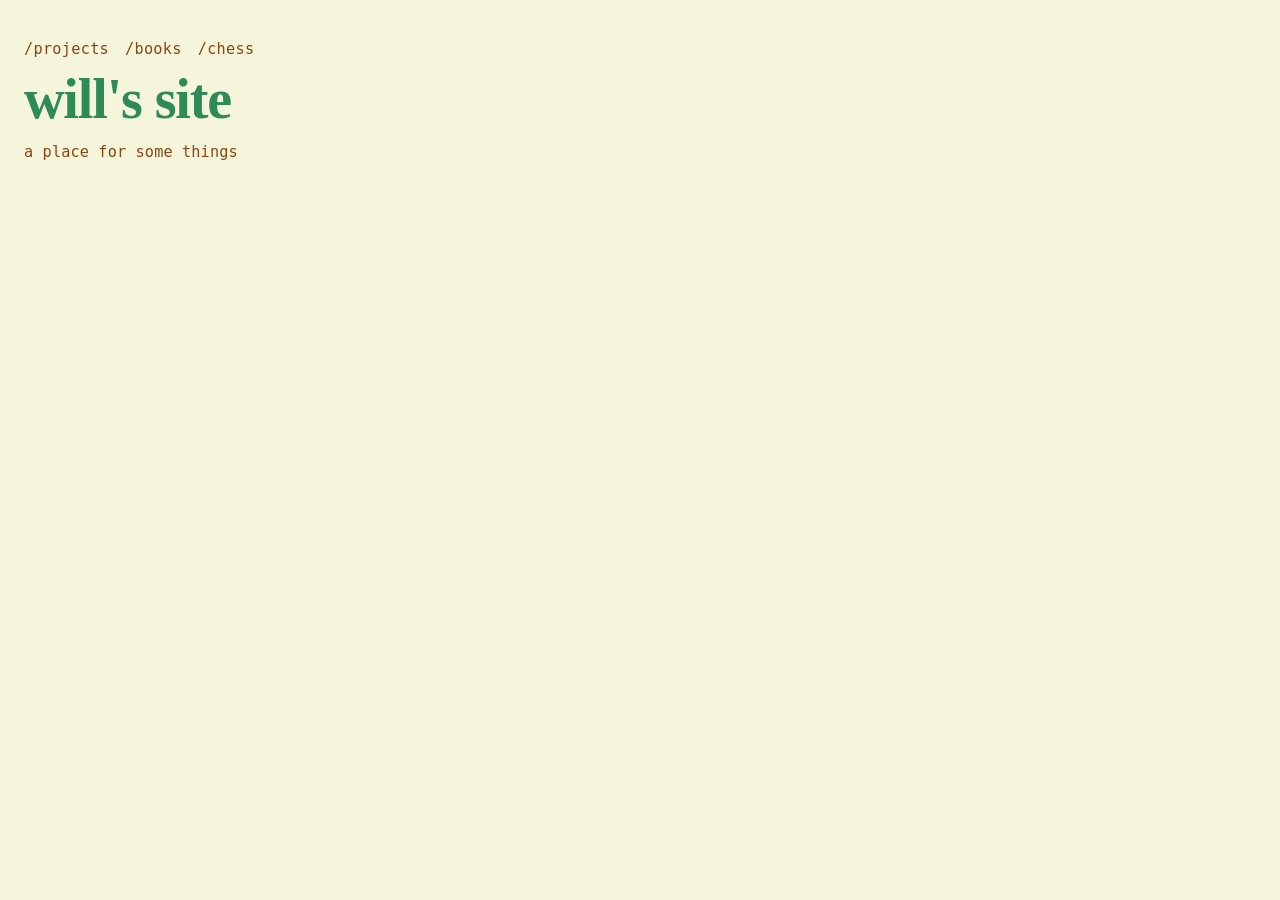
<file: index.html>
<html lang="en">
<head>
    <meta charset="UTF-8">
    <meta name="viewport" content="width=device-width, initial-scale=1">
    <title>will's site</title>
    <link rel="stylesheet" href="index.css">
    <link rel="icon" type="image/ico" href="./favicon.ico">
</head>
<body>
    <header class="page-header">
        <div class="header-main">
            <div class="header-left">
                <nav class="page-nav">
                    <a href="/projects">/projects</a>
                    <a href="/books">/books</a>
                    <a href="/chess">/chess</a>
                </nav>
                <h1>will's site</h1>
                <h3>a place for some things</h3>
            </div>
        </div>
    </header>
</body>
</html>
</file>
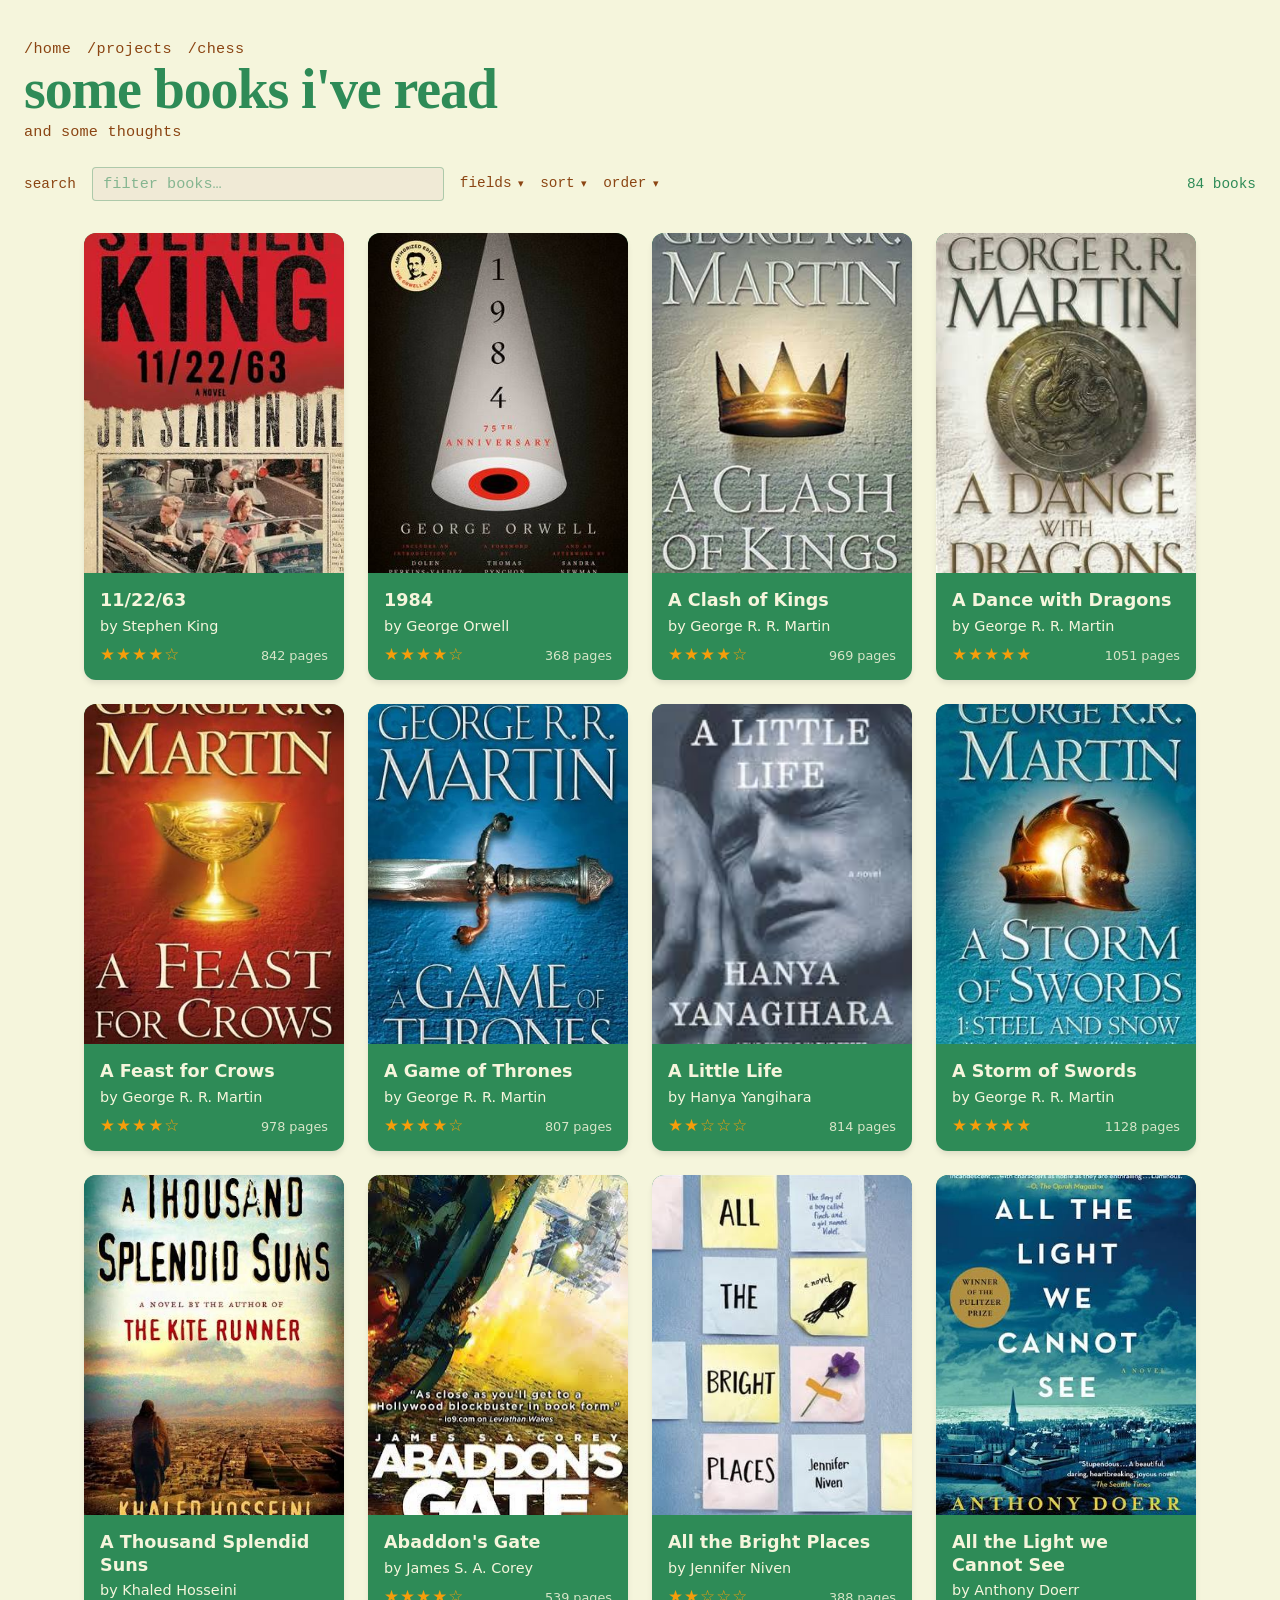
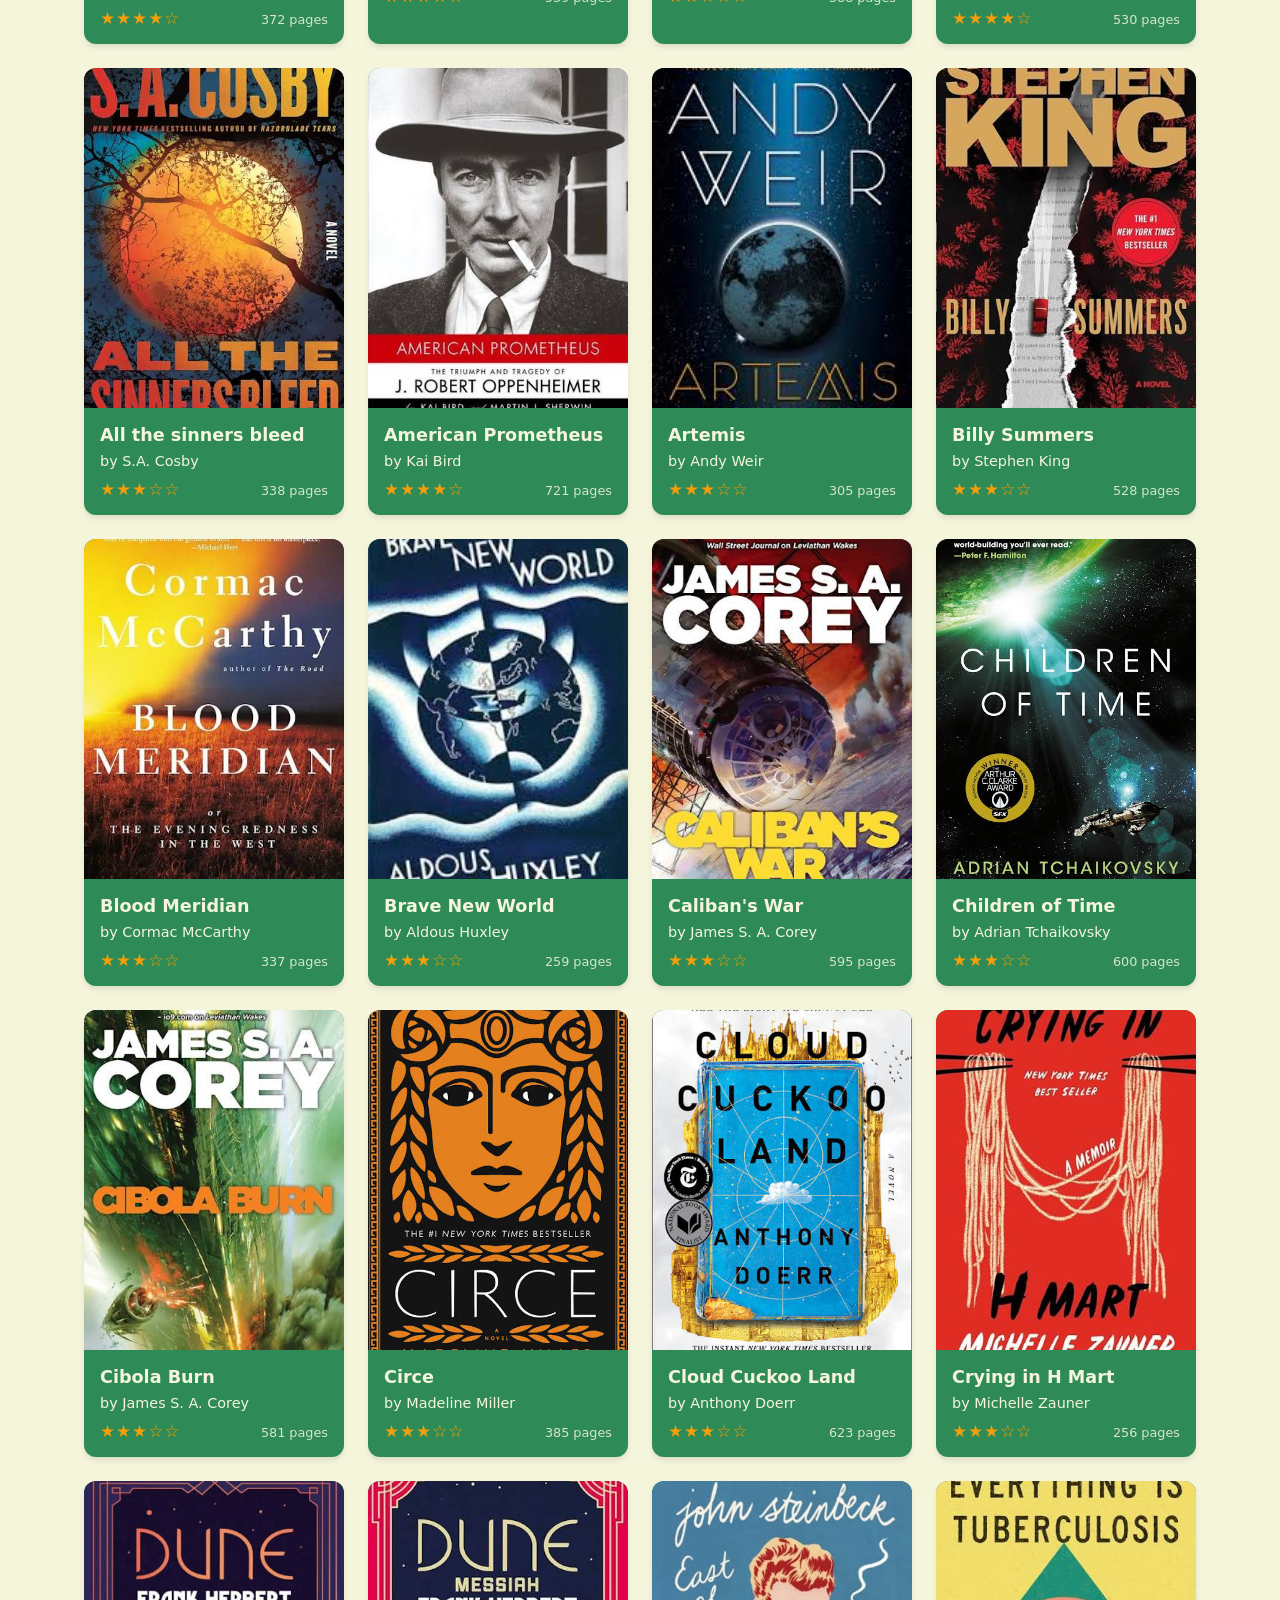
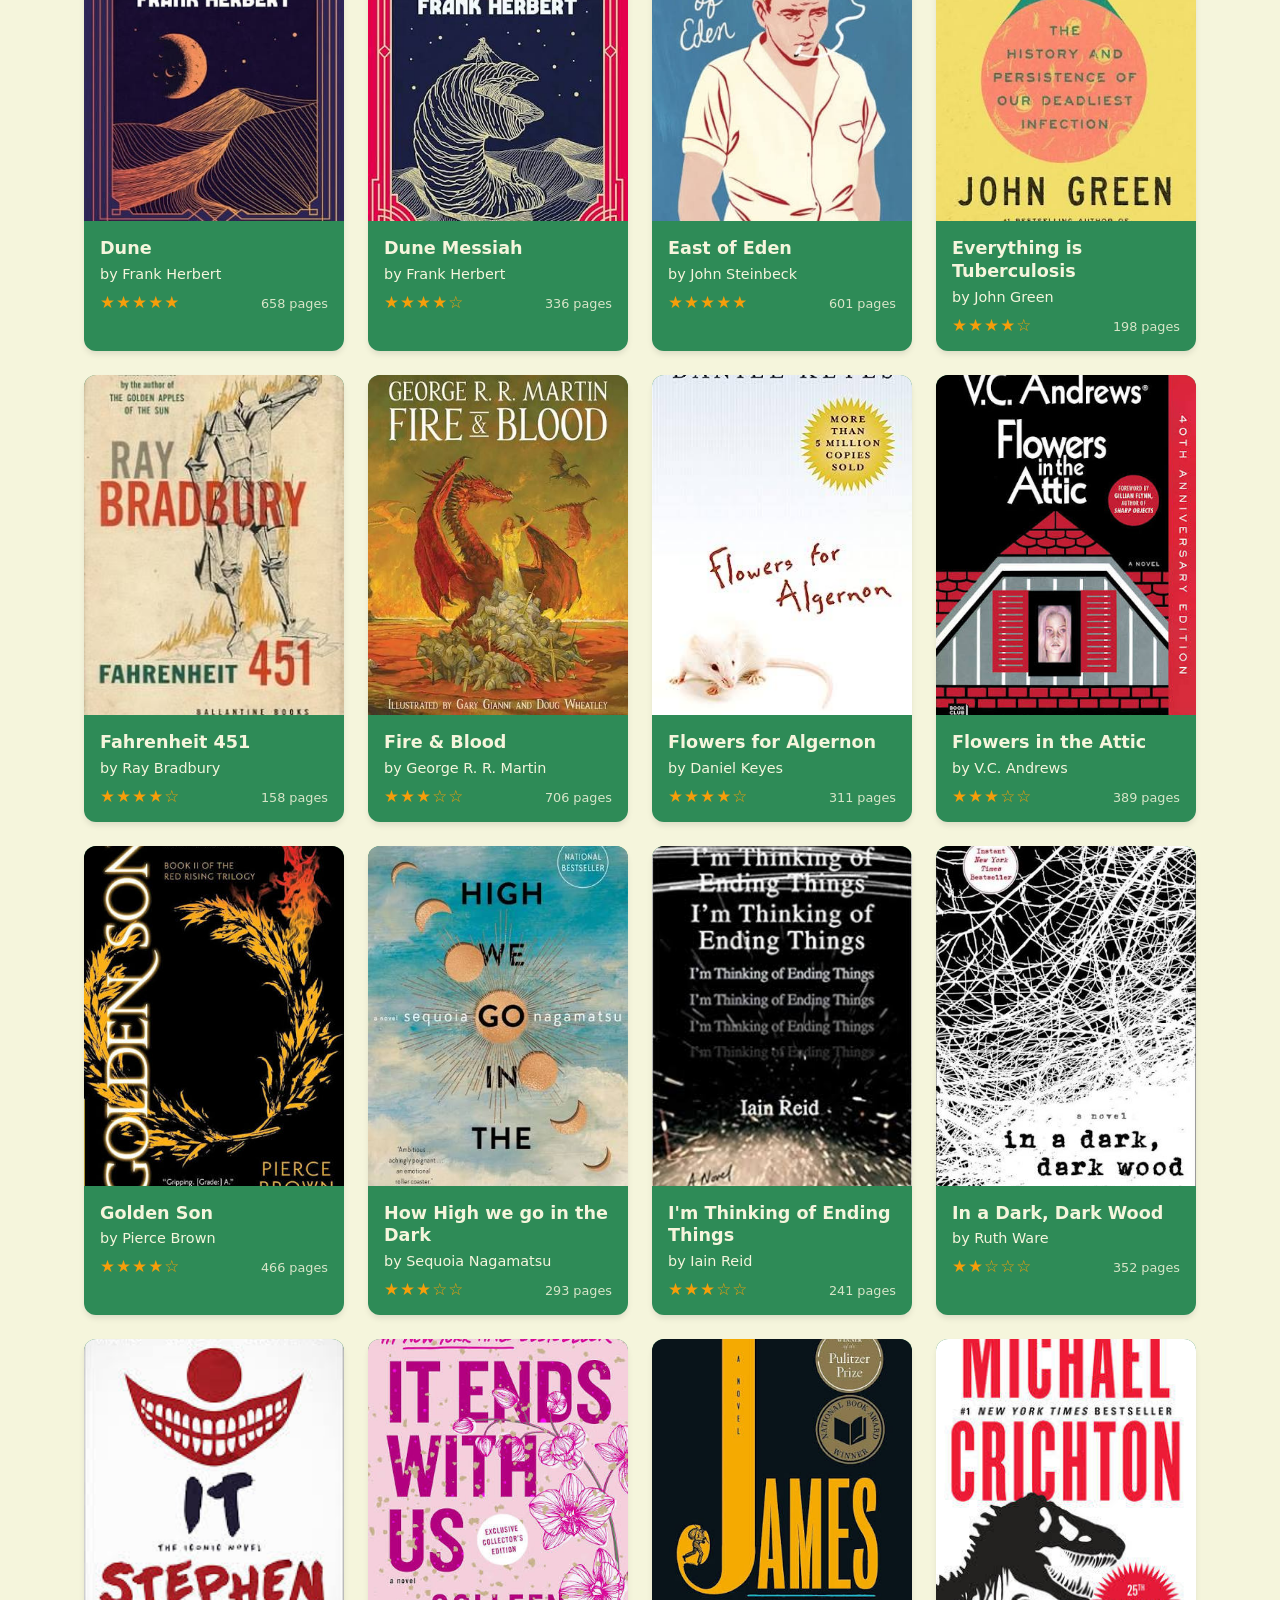
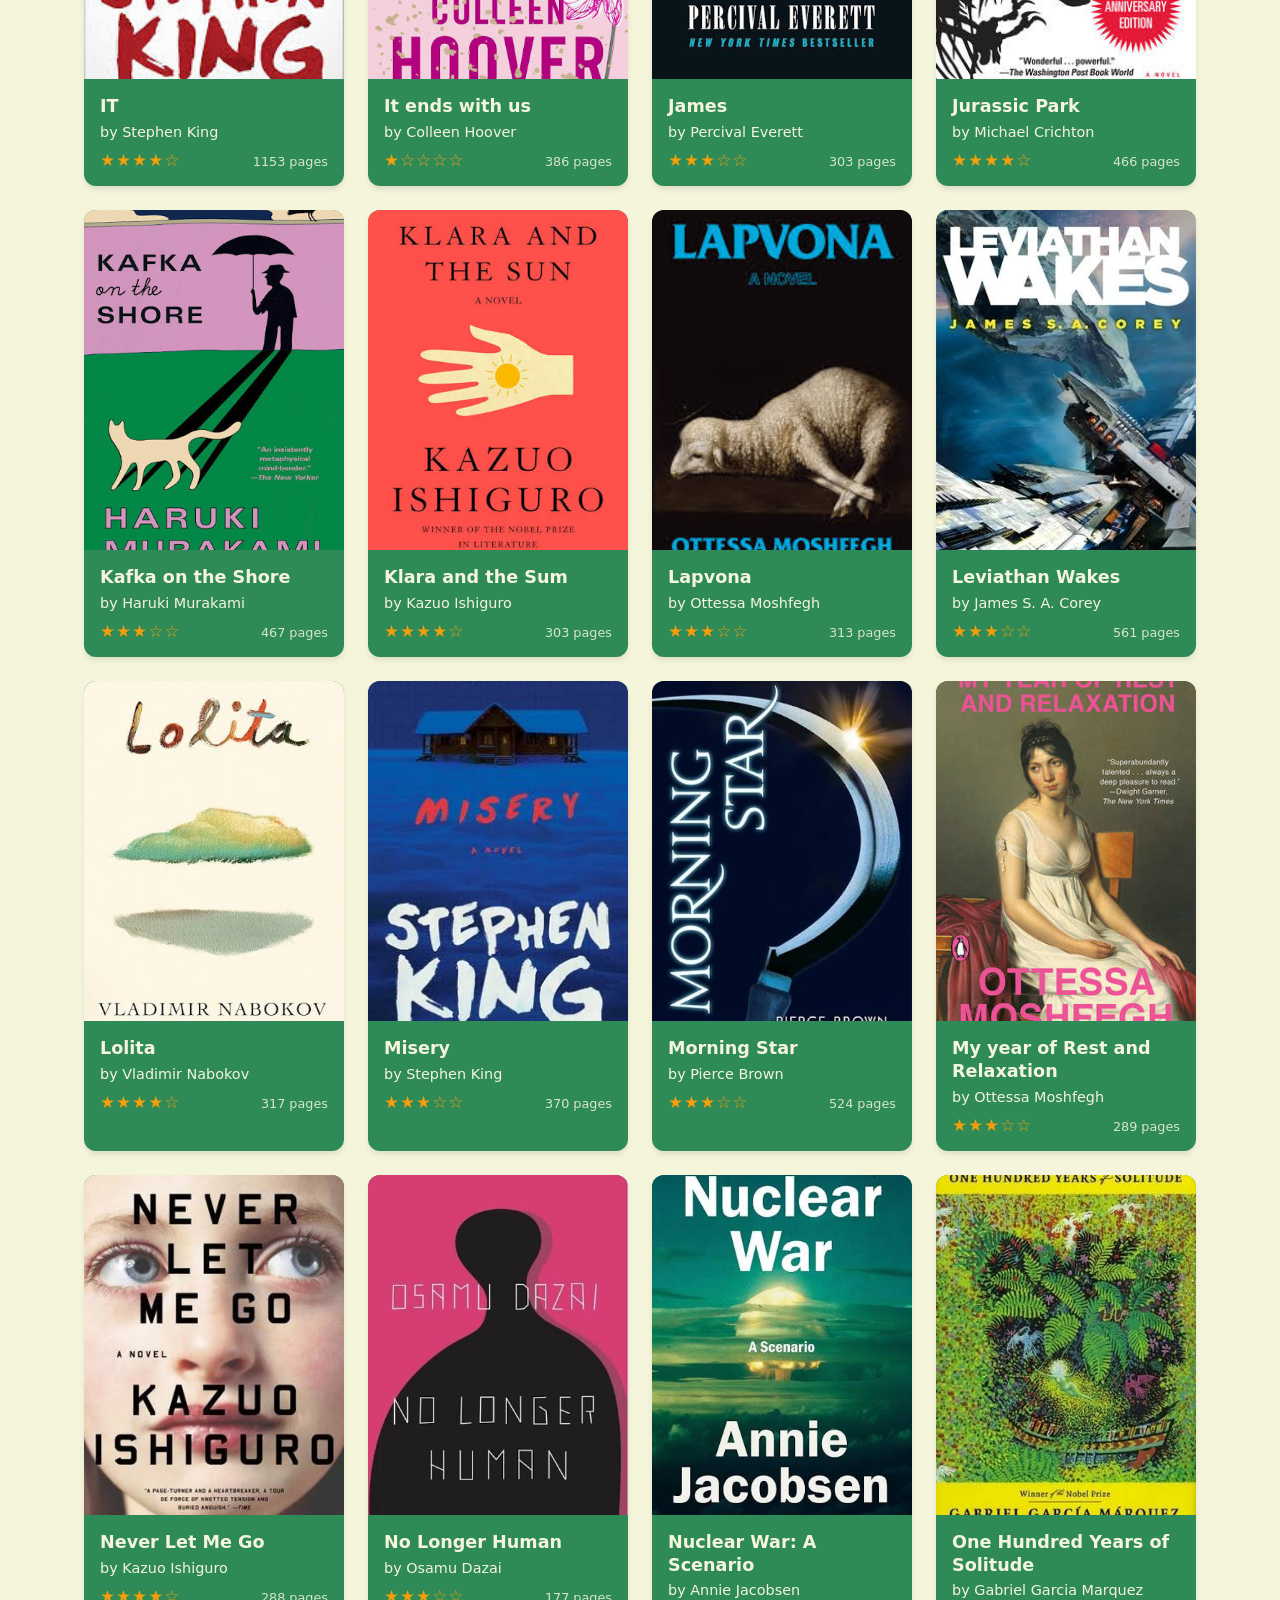
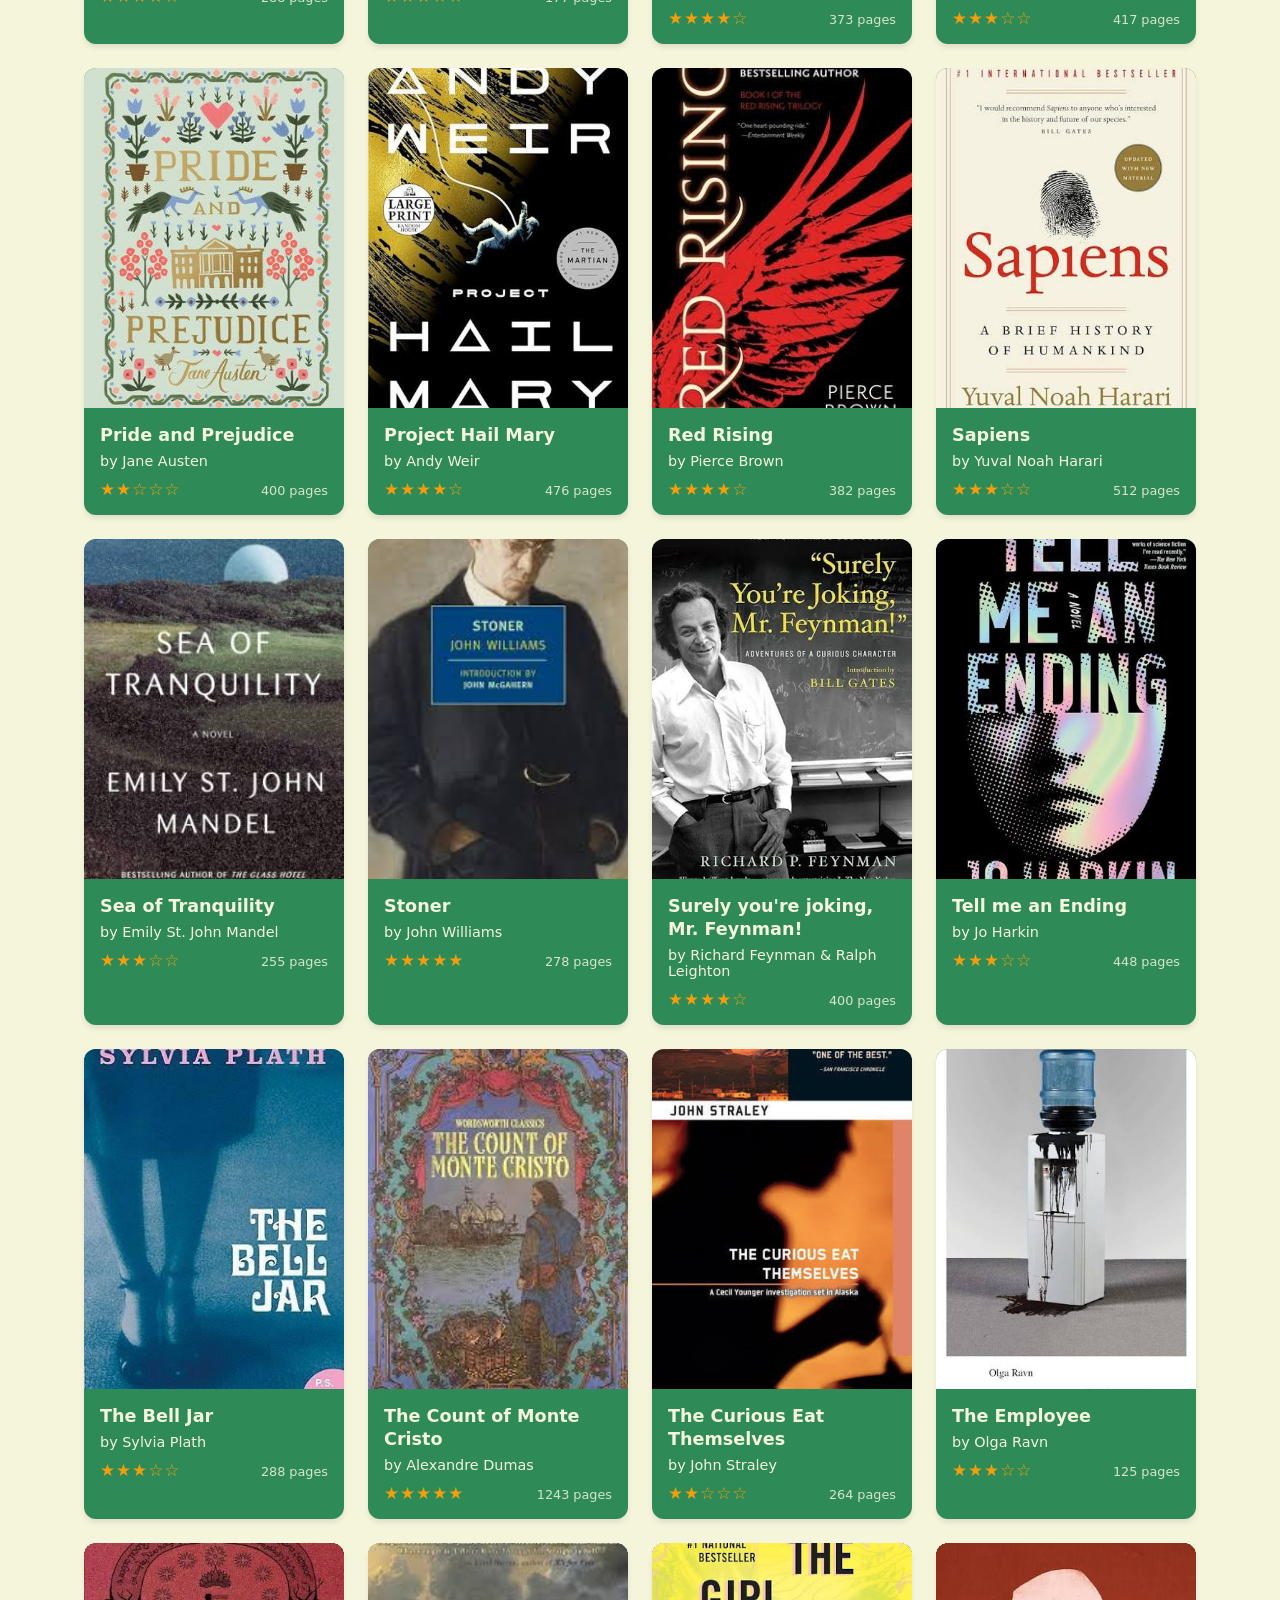
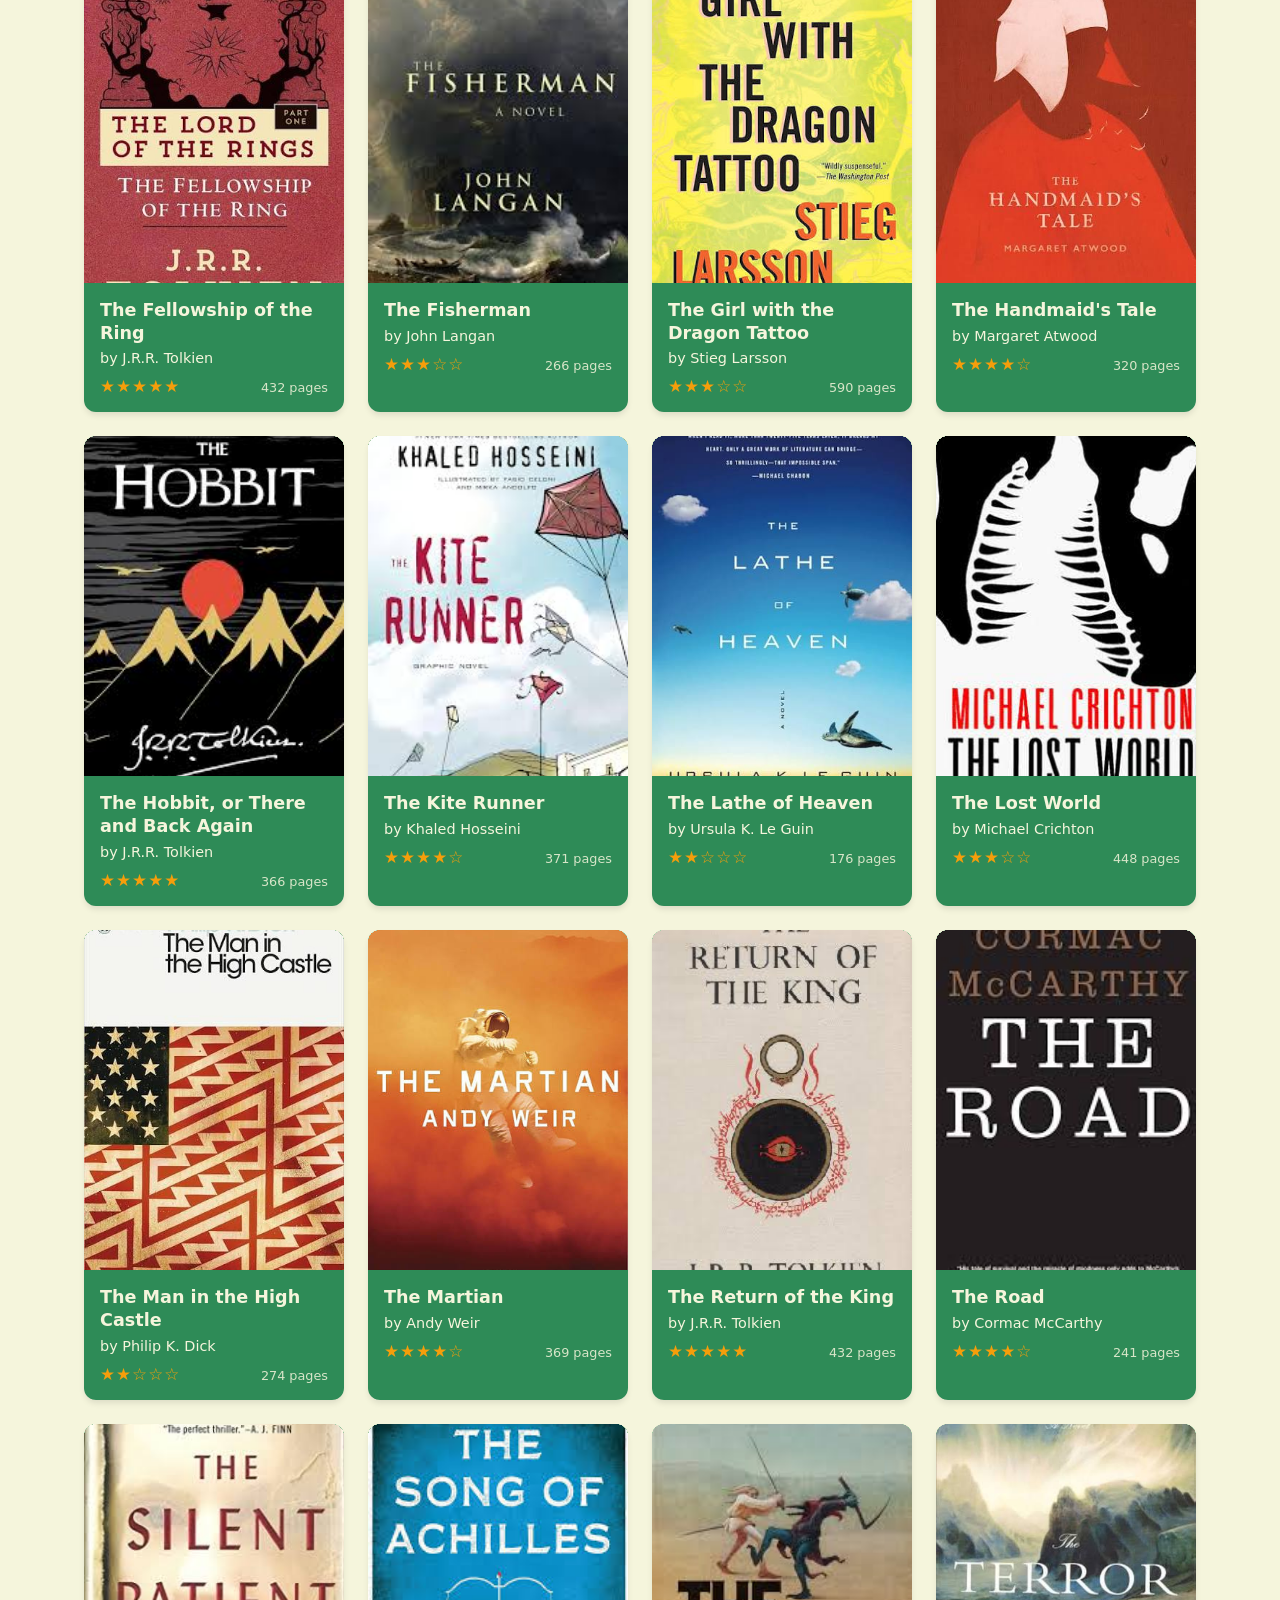
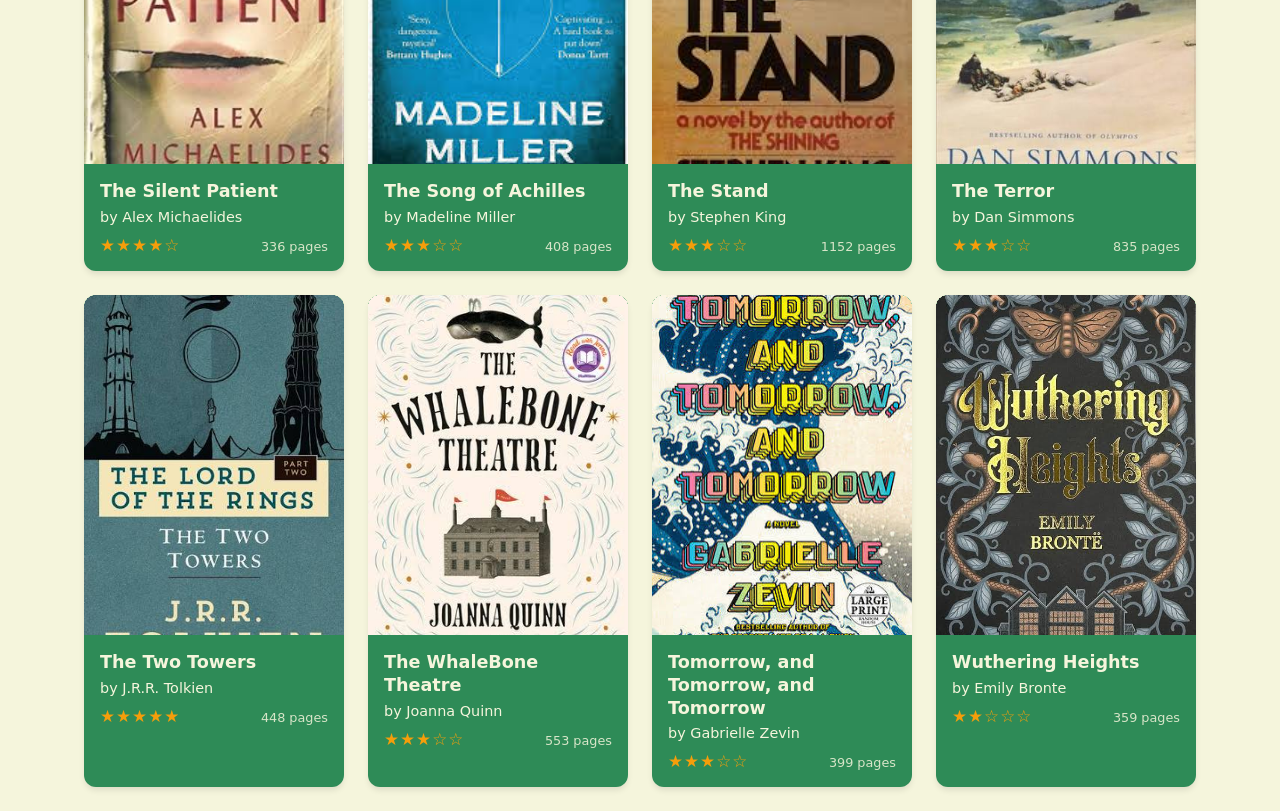
<file: books/index.html>
<html lang="en">
<head>
    <meta charset="UTF-8">
    <meta name="viewport" content="width=device-width, initial-scale=1">
    <title>books</title>
    <link rel="stylesheet" href="../index.css">
    <link rel="stylesheet" href="./book.css">
    <link rel="icon" type="image/ico" href="../favicon.ico">
    <script type="module" src="./book.js"></script>
</head>
<body>
    <header class="page-header">
        <nav class="page-nav">
            <a href="/">/home</a>
            <a href="/projects">/projects</a>
            <a href="/chess">/chess</a>
        </nav>
        <h1>some books i've read</h1>
        <h3>and some thoughts</h3>
    </header>
    <div class="books-filter">
        <label class="books-search-label" for="books-search">search</label>
        <input class="books-search" type="search" placeholder="filter books…" autocomplete="off">
        <details class="books-fields">
            <summary>fields</summary>
            <fieldset class="books-fields-list">
                <legend class="hidden">Search fields</legend>
                <label><input type="checkbox" name="field" value="title" checked> title</label>
                <label><input type="checkbox" name="field" value="author" checked> author</label>
                <label><input type="checkbox" name="field" value="pageCount" checked> page count</label>
                <label><input type="checkbox" name="field" value="rating" checked> rating</label>
            </fieldset>
        </details>
        <details class="books-sort">
            <summary>sort</summary>
            <fieldset class="books-sort-list">
                <legend class="hidden">Sort fields</legend>
                <label><input type="radio" name="sort" value="title" checked> title</label>
                <label><input type="radio" name="sort" value="author"> author</label>
                <label><input type="radio" name="sort" value="pageCount"> page count</label>
                <label><input type="radio" name="sort" value="rating"> rating</label>
            </fieldset>
        </details>
        <details class="books-order">
            <summary>order</summary>
            <fieldset class="books-order-list">
                <legend class="hidden">Sort order</legend>
                <label><input type="radio" name="order" value="asc" checked> ascending</label>
                <label><input type="radio" name="order" value="desc"> descending</label>
            </fieldset>
        </details>
        <span class="books-count"></span>
    </div>
    <div class="books-section"></div>
</body>
</html>
</file>
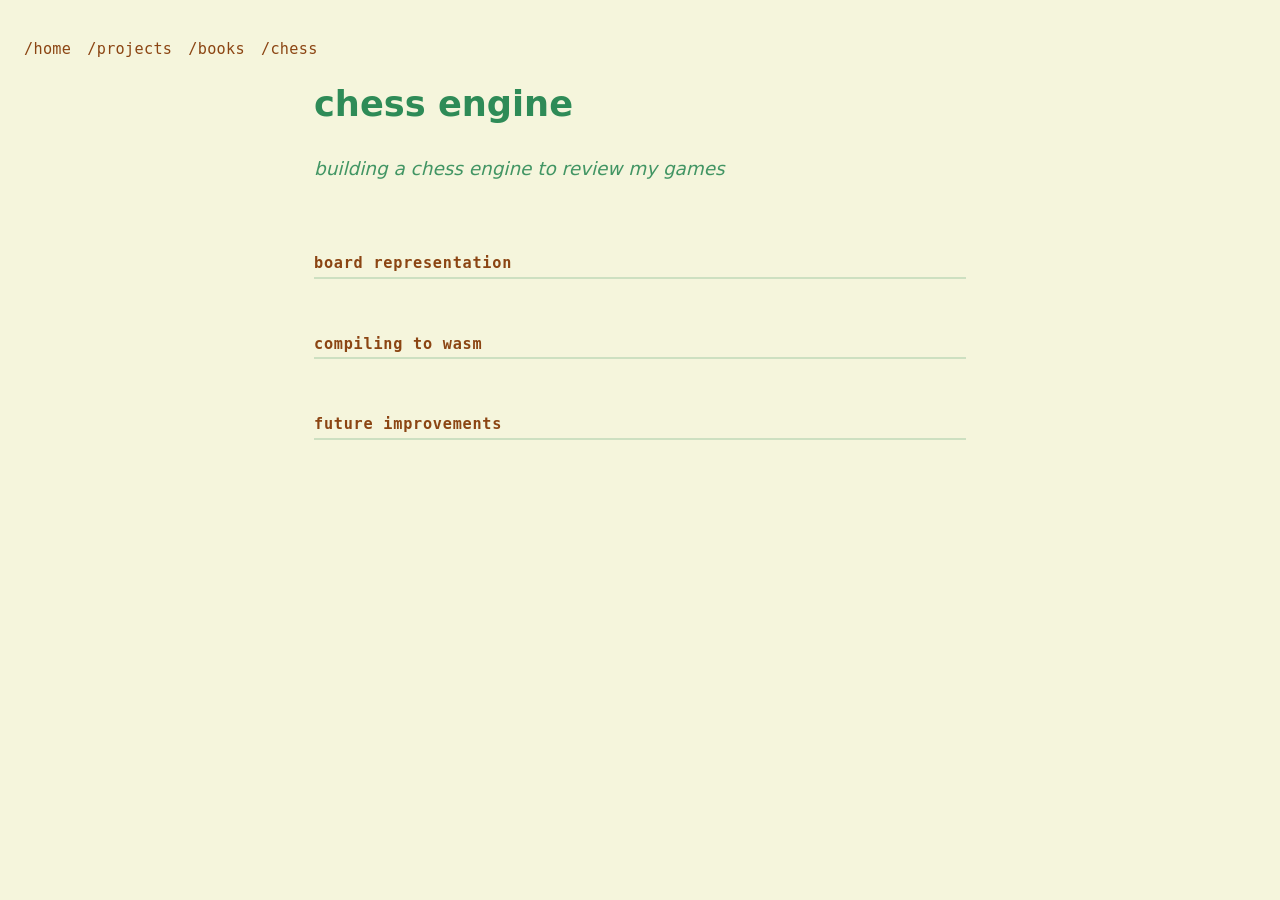
<file: projects/chess-engine/index.html>
<html lang="en">
<head>
    <meta charset="UTF-8">
    <meta name="viewport" content="width=device-width, initial-scale=1">
    <title>qemu gpio</title>
    <link rel="stylesheet" href="../../index.css">
    <link rel="stylesheet" href="../project.css">
    <link rel="icon" type="image/ico" href="../../favicon.ico">
</head>
<body>
    <header class="page-header">
        <nav class="page-nav">
            <a href="/">/home</a>
            <a href="/projects">/projects</a>
            <a href="/books">/books</a>
            <a href="/chess">/chess</a>
        </nav>
    </header>
    <main class="project-wrapper">
        <h2>chess engine</h2>
        <p class="subtitle">building a chess engine to review my games</p>
        <h3 class="section-title">board representation</h3>
        <h3 class="section-title">compiling to wasm</h3>
        <h3 class="section-title">future improvements</h3>
    </main>
</body>
</html>
</file>
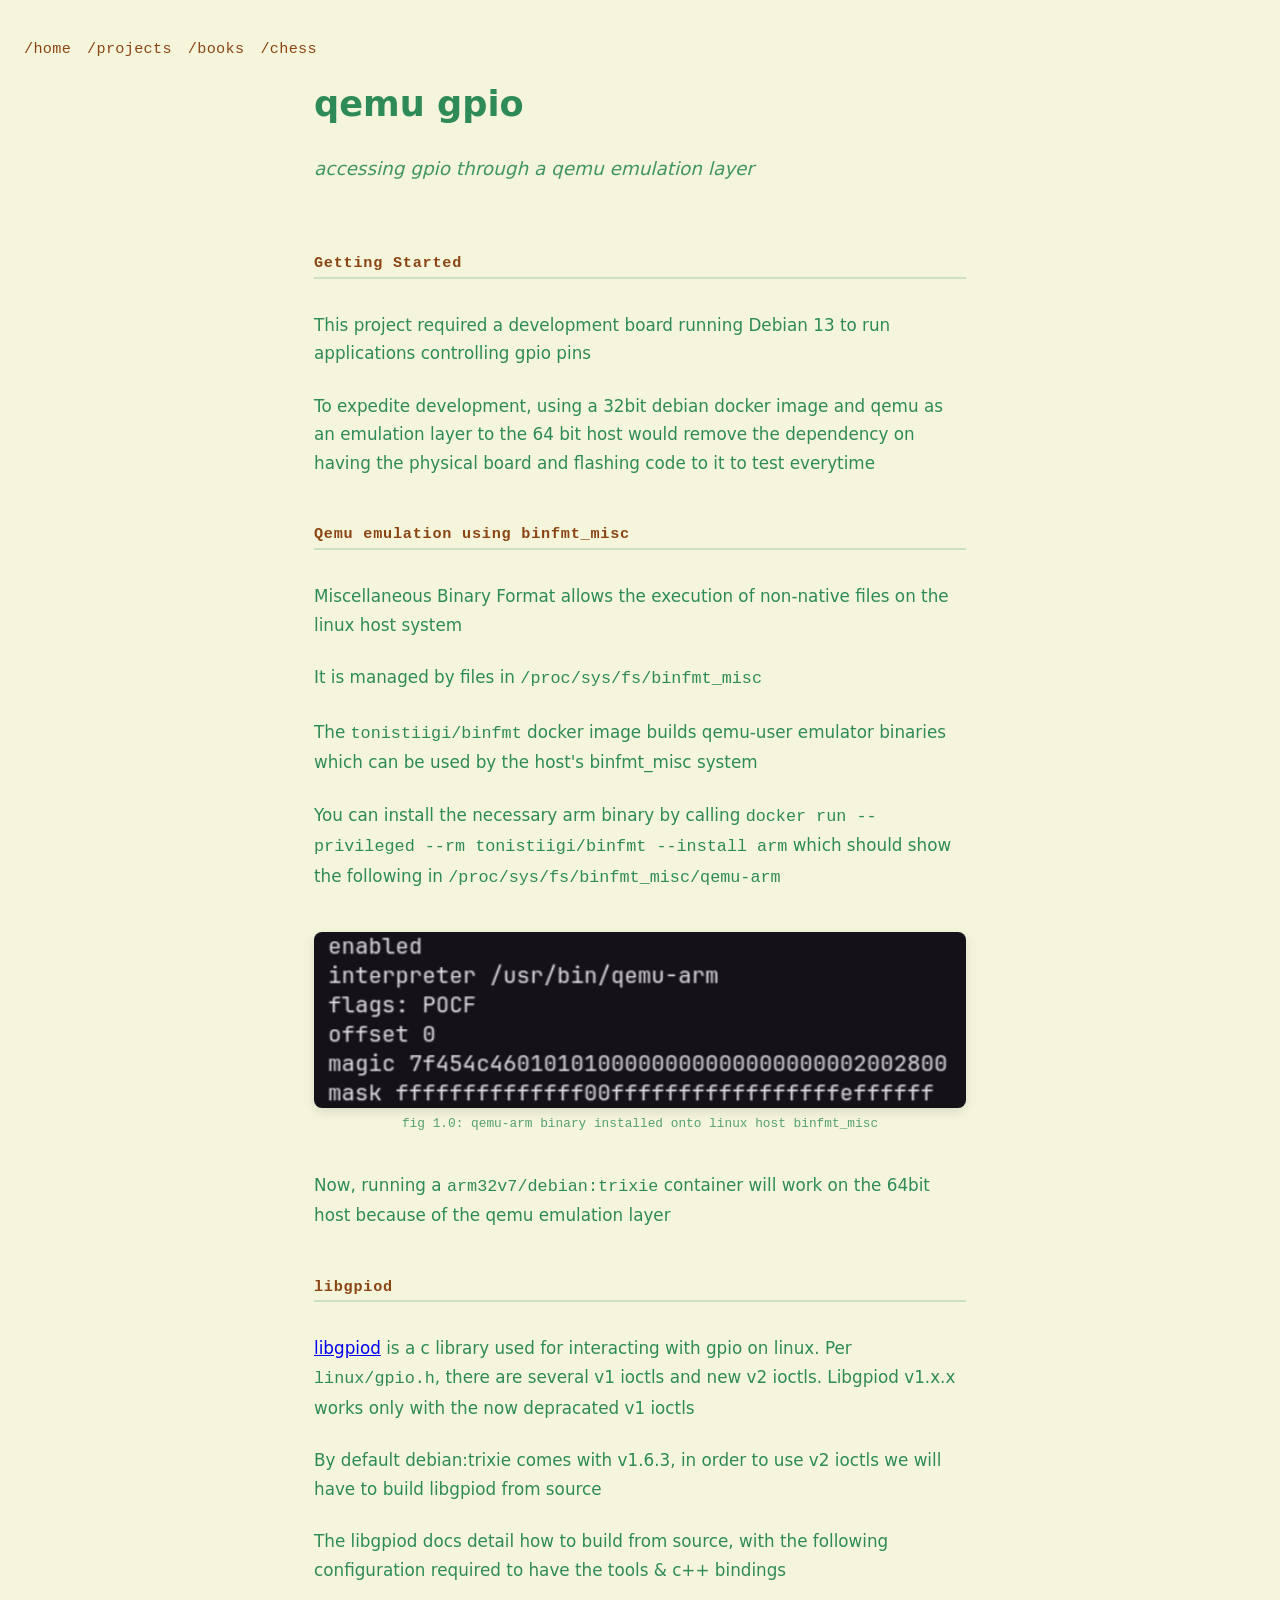
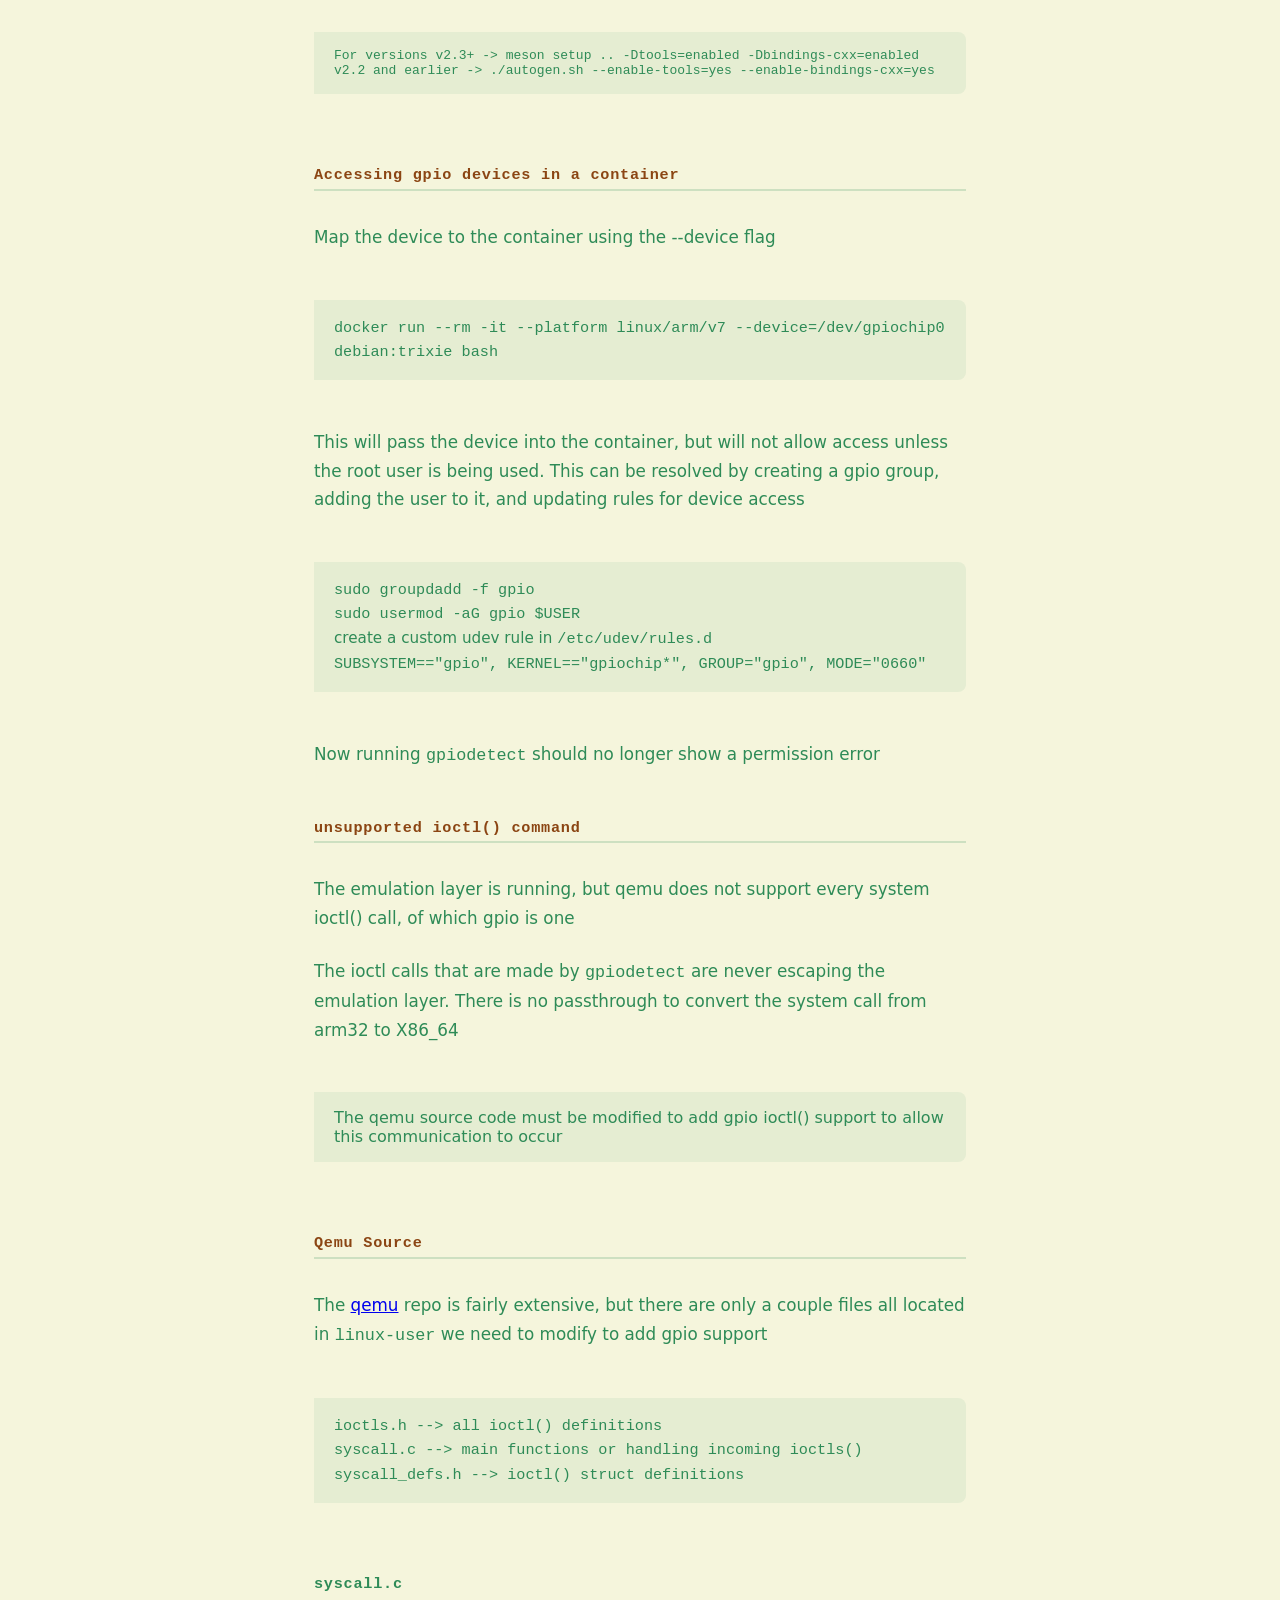
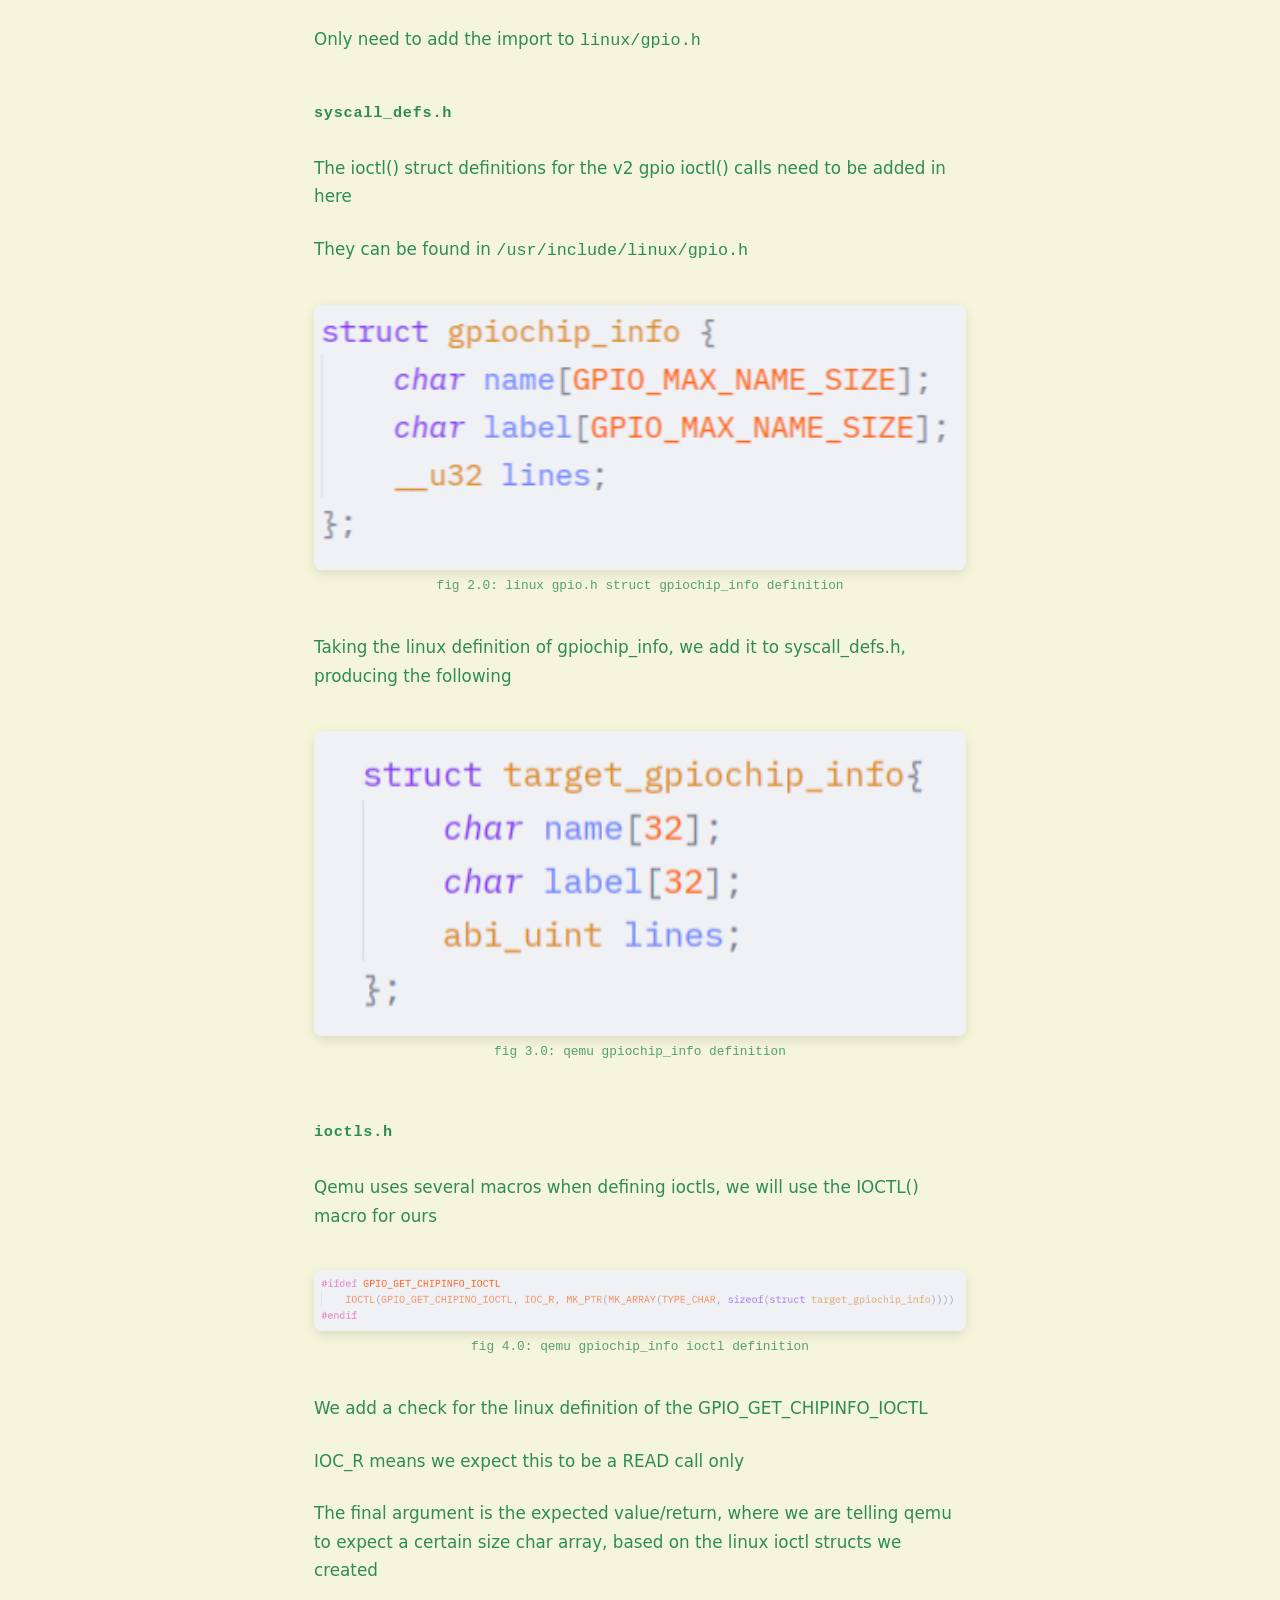
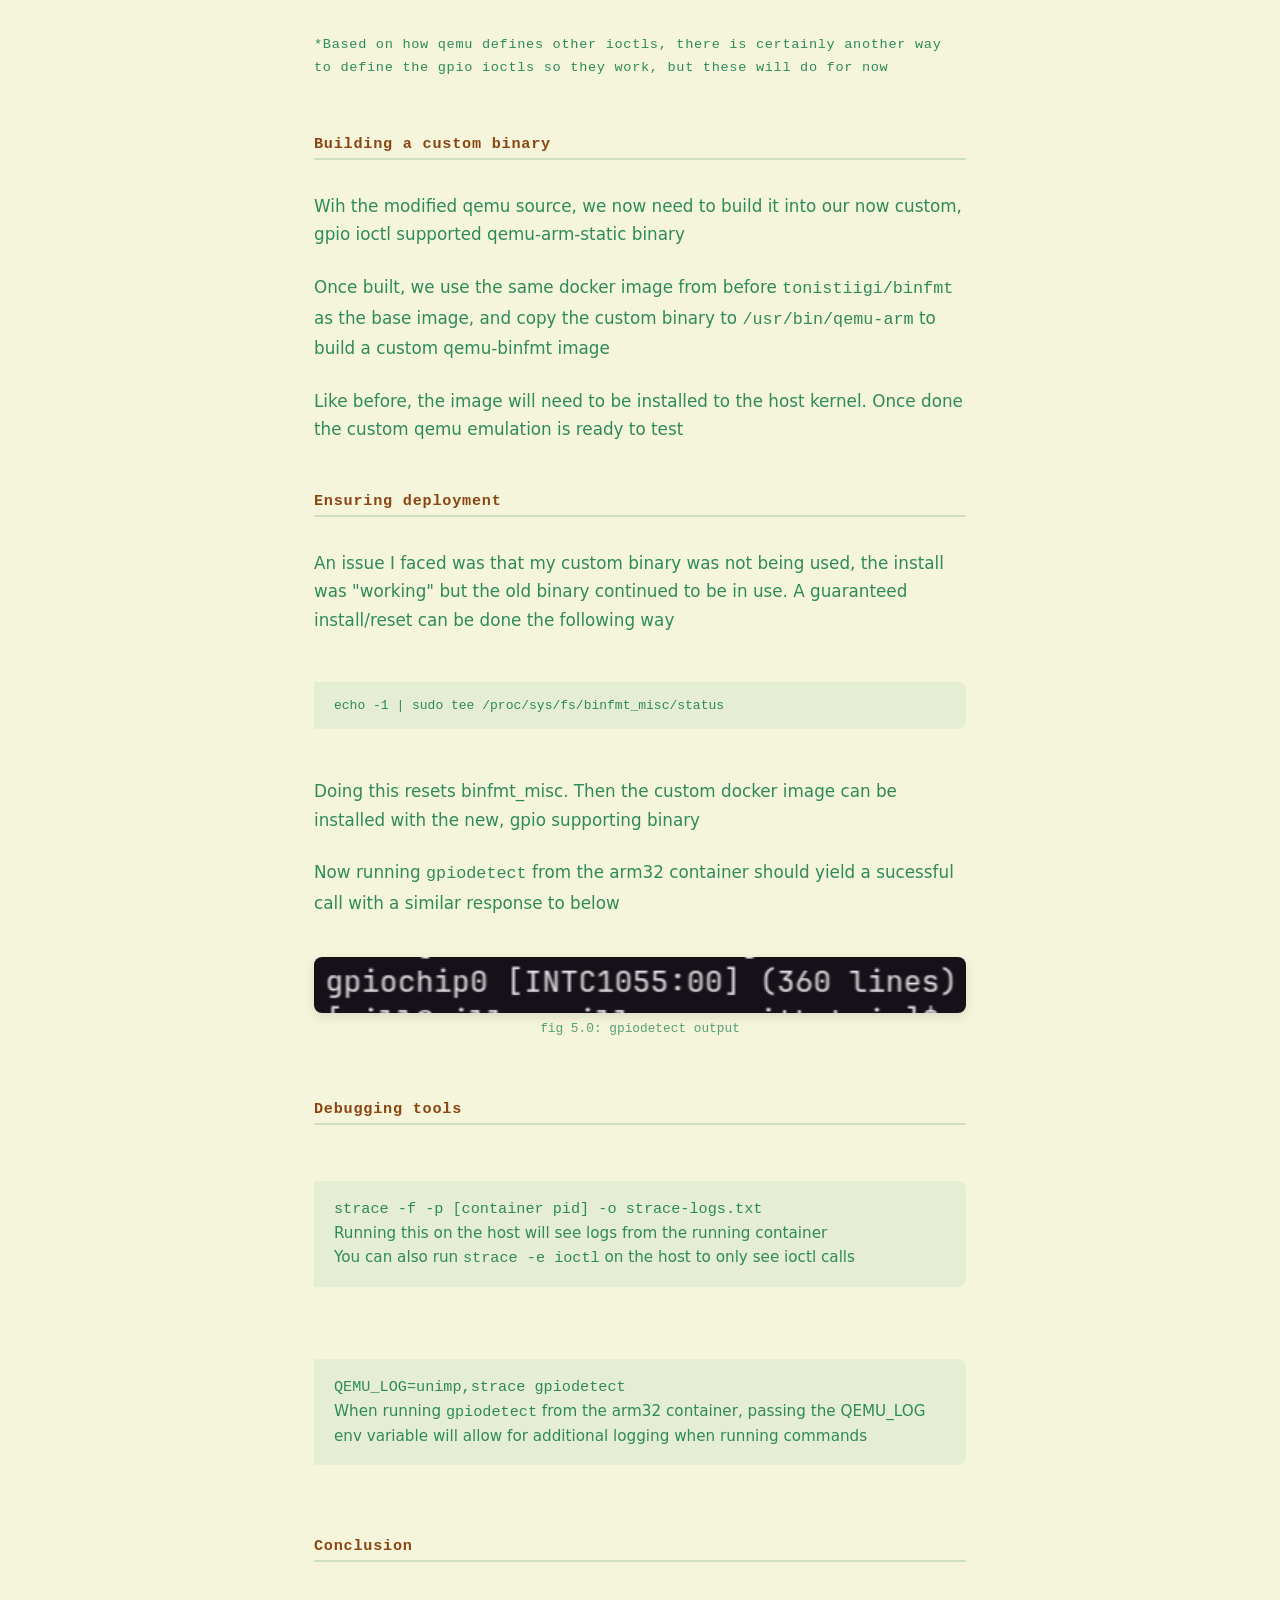
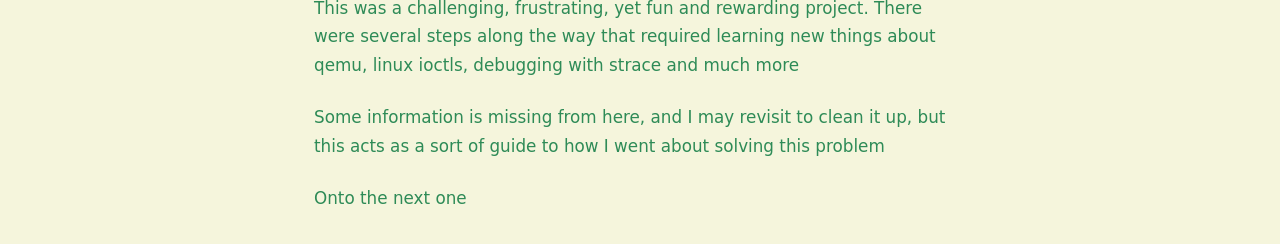
<file: projects/qemu-gpio/index.html>
<html lang="en">
<head>
    <meta charset="UTF-8">
    <meta name="viewport" content="width=device-width, initial-scale=1">
    <title>qemu gpio</title>
    <link rel="stylesheet" href="../../index.css">
    <link rel="stylesheet" href="../project.css">
    <link rel="icon" type="image/ico" href="../../favicon.ico">
</head>
<body>
    <header class="page-header">
        <nav class="page-nav">
            <a href="/">/home</a>
            <a href="/projects">/projects</a>
            <a href="/books">/books</a>
            <a href="/chess">/chess</a>
        </nav>
    </header>
    <main class="project-wrapper">
        <h2>qemu gpio</h2>
        <p class="subtitle">accessing gpio through a qemu emulation layer</p>
        <h3 class="section-title">Getting Started</h3>
            <p>This project required a development board running Debian 13 to run applications controlling gpio pins</p>
            <p>To expedite development, using a 32bit debian docker image and qemu as an emulation layer to the 64 bit host would remove the dependency on having the physical board and flashing code to it to test everytime</p>

        <h3 class="section-title">Qemu emulation using binfmt_misc</h3>
            <p>Miscellaneous Binary Format allows the execution of non-native files on the linux host system</p>
            <p>It is managed by files in <code>/proc/sys/fs/binfmt_misc</code></p>
            <p>The <code>tonistiigi/binfmt</code> docker image builds qemu-user emulator binaries which can be used by the host's binfmt_misc system</p>
            <p>You can install the necessary arm binary by calling <code>docker run --privileged --rm tonistiigi/binfmt --install arm</code> which should show the following in <code>/proc/sys/fs/binfmt_misc/qemu-arm</code></p>
            <div class="image-wrapper">
                <img src="./images/qemu-arm.png" alt="qemu arm contents">
                <span class="image-caption">fig 1.0: qemu-arm binary installed onto linux host binfmt_misc</span>
            </div>
            <p>Now, running a <code>arm32v7/debian:trixie</code> container will work on the 64bit host because of the qemu emulation layer</p>

        <h3 class="section-title">libgpiod</h3>
            <p><a href="https://libgpiod.readthedocs.io/en/master/#">libgpiod</a> is a c library used for interacting with gpio on linux. Per<code> linux/gpio.h</code>, there are several v1 ioctls and new v2 ioctls. Libgpiod v1.x.x works only with the now depracated v1 ioctls</p>
            <p>By default debian:trixie comes with v1.6.3, in order to use v2 ioctls we will have to build libgpiod from source</p>
            <p>The libgpiod docs detail how to build from source, with the following configuration required to have the tools & c++ bindings</p>
            <blockquote>
                <code>For versions v2.3+ -> meson setup .. -Dtools=enabled -Dbindings-cxx=enabled</code>
                <code>v2.2 and earlier -> ./autogen.sh --enable-tools=yes --enable-bindings-cxx=yes</code>
            </blockquote>

        <h3 class="section-title">Accessing gpio devices in a container</h3>
            <p>Map the device to the container using the --device flag</p>
            <blockquote><p><code>docker run --rm -it --platform linux/arm/v7 --device=/dev/gpiochip0 debian:trixie bash</code></p></blockquote>
            <p>This will pass the device into the container, but will not allow access unless the root user is being used. This can be resolved by creating a gpio group, adding the user to it, and updating rules for device access</p>
            <blockquote>
                <p><code>sudo groupdadd -f gpio</code></p>
                <p><code>sudo usermod -aG gpio $USER</code></p>
                <p>create a custom udev rule in <code>/etc/udev/rules.d</code></p>
                <p><code>SUBSYSTEM=="gpio", KERNEL=="gpiochip*", GROUP="gpio", MODE="0660"</code></p>
            </blockquote>
            <p>Now running <code>gpiodetect</code> should no longer show a permission error</p>

        <h3 class="section-title">unsupported ioctl() command</h3>
            <p>The emulation layer is running, but qemu does not support every system ioctl() call, of which gpio is one</p>
            <p>The ioctl calls that are made by <code>gpiodetect</code> are never escaping the emulation layer. There is no passthrough to convert the system call from arm32 to X86_64</p>
            <blockquote>The qemu source code must be modified to add gpio ioctl() support to allow this communication to occur</blockquote>

        <h3 class="section-title">Qemu Source</h3>
            <p>The <a href="https://github.com/qemu/QEMU">qemu</a> repo is fairly extensive, but there are only a couple files all located in <code>linux-user</code> we need to modify to add gpio support</p>
            <blockquote>
                <p><code>ioctls.h --> all ioctl() definitions</code></p>
                <p><code>syscall.c --> main functions or handling incoming ioctls()</code></p>
                <p><code>syscall_defs.h --> ioctl() struct definitions</code></p>
            </blockquote>
            <h4 class="sub-section-title">syscall.c</h4>
                <p>Only need to add the import to <code>linux/gpio.h</code></p>
            <h4 class="sub-section-title">syscall_defs.h</h4>
                <p>The ioctl() struct definitions for the v2 gpio ioctl() calls need to be added in here</p>
                <p>They can be found in <code>/usr/include/linux/gpio.h</code></p>
                <div class="image-wrapper">
                    <img src="./images/gpiochip-info.png" alt="linux struct gpiochip_info definition">
                    <span class="image-caption">fig 2.0: linux gpio.h struct gpiochip_info definition </span>
                </div>
                <p>Taking the linux definition of gpiochip_info, we add it to syscall_defs.h, producing the following</p>
                <div class="image-wrapper">
                    <img src="./images/gpiochip-qemu-info.png" alt="qemu struct gpiochip_info definition">
                    <span class="image-caption">fig 3.0: qemu gpiochip_info definition </span>
                </div>
            <h4 class="sub-section-title">ioctls.h</h4>
                <p>Qemu uses several macros when defining ioctls, we will use the IOCTL() macro for ours</p>
                <div class="image-wrapper">
                    <img src="./images/gpiochip-info-ioctl.png" alt="qemu gpiochip_info ioctl definition">
                    <span class="image-caption">fig 4.0: qemu gpiochip_info ioctl definition </span>
                </div>
                <p>We add a check for the linux definition of the GPIO_GET_CHIPINFO_IOCTL</p>
                <p>IOC_R means we expect this to be a READ call only</p>
                <p>The final argument is the expected value/return, where we are telling qemu to expect a certain size char array, based on the linux ioctl structs we created</p>
                <p class="comment">*Based on how qemu defines other ioctls, there is certainly another way to define the gpio ioctls so they work, but these will do for now</p>
        <h3 class="section-title">Building a custom binary</h3>
            <p>Wih the modified qemu source, we now need to build it into our now custom, gpio ioctl supported qemu-arm-static binary</p>
            <p>Once built, we use the same docker image from before <code>tonistiigi/binfmt</code> as the base image, and copy the custom binary to <code>/usr/bin/qemu-arm</code> to build a custom qemu-binfmt image</p>
            <p>Like before, the image will need to be installed to the host kernel. Once done the custom qemu emulation is ready to test</p>
        <h3 class="section-title">Ensuring deployment</h3>
                <p>An issue I faced was that my custom binary was not being used, the install was "working" but the old binary continued to be in use. A guaranteed install/reset can be done the following way</p>
                <blockquote><code>echo -1 | sudo tee /proc/sys/fs/binfmt_misc/status</code></blockquote>
                <p>Doing this resets binfmt_misc. Then the custom docker image can be installed with the new, gpio supporting binary</p>
                <p>Now running <code>gpiodetect</code> from the arm32 container should yield a sucessful call with a similar response to below</p>
                <div class="image-wrapper">
                    <img src="./images/gpiodetect.png" alt="gpiodetect output">
                    <span class="image-caption">fig 5.0: gpiodetect output</span>
                </div>
        <h3 class="section-title">Debugging tools</h3>
            <blockquote>
                <p><code>strace -f -p [container pid] -o strace-logs.txt</code></p>
                <p>Running this on the host will see logs from the running container</p>
                <p>You can also run <code>strace -e ioctl</code> on the host to only see ioctl calls</p>
            </blockquote>
            <blockquote>
                <p><code>QEMU_LOG=unimp,strace gpiodetect</code></p>
                <p>When running <code>gpiodetect</code> from the arm32 container, passing the QEMU_LOG env variable will allow for additional logging when running commands</p>
            </blockquote>
        <h3 class="section-title">Conclusion</h3>
            <p>This was a challenging, frustrating, yet fun and rewarding project. There were several steps along the way that required learning new things about qemu, linux ioctls, debugging with strace and much more</p>
            <p>Some information is missing from here, and I may revisit to clean it up, but this acts as a sort of guide to how I went about solving this problem</p>
            <p>Onto the next one</p>
    </main>
</body>
</html>
</file>
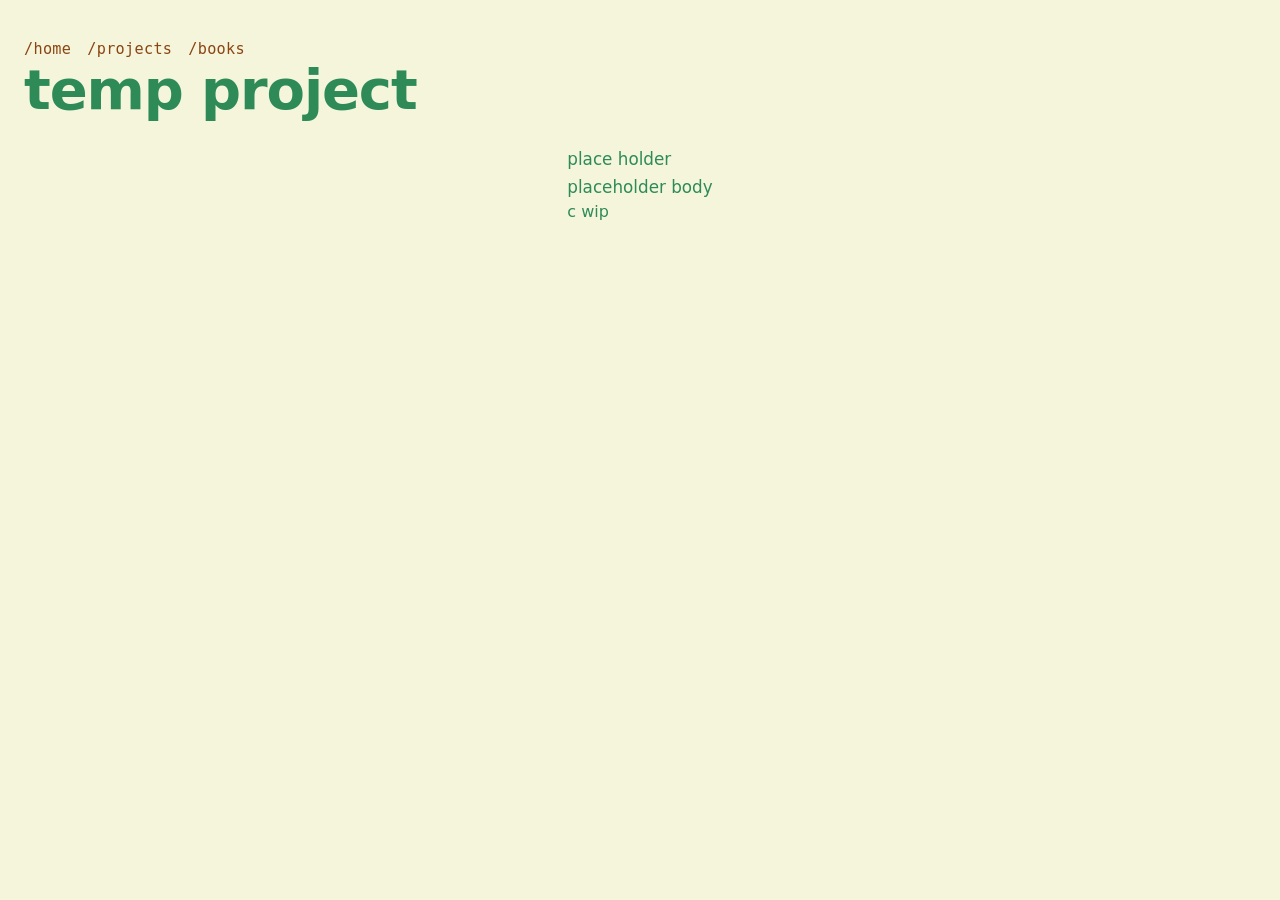
<file: projects/temp-project/index.html>
<html lang="en">
<head>
    <meta charset="UTF-8">
    <meta name="viewport" content="width=device-width, initial-scale=1">
    <title>temp project</title>
    <link rel="stylesheet" href="../../index.css">
    <link rel="stylesheet" href="../project.css">
    <link rel="icon" type="image/ico" href="../../favicon.ico">
</head>
<body>
    <header class="page-header">
        <nav class="page-nav">
            <a href="/">/home</a>
            <a href="/projects">/projects</a>
            <a href="/books">/books</a>
        </nav>
        <h1>temp project</h1>
    </header>
    <article class="project-detail">
        <p class="lede">place holder</p>
        <p class="body">
            placeholder body
        </p>
        <div class="meta">
            <span class="tag">c</span>
            <span class="tag">wip</span>
        </div>
    </article>
</body>
</html>
</file>
<file: index.css>
:root {
    --bg: beige;
    --bg-soft: #f0ead6;
    --ink: seagreen;
    --link: saddlebrown;
    --link-hover: seagreen;
}

* {
    box-sizing: border-box;
}

body {
    margin: 0;
    min-height: 100vh;
    display: flex;
    flex-direction: column;
    align-items: stretch;
    background: var(--bg);
    color: var(--ink);
    font-family: Georgia, "Times New Roman", serif;
}

.page-header {
    display: flex;
    flex-direction: column;
    padding: 2.5rem 1.5rem 1.5rem;
    width: 100%;
}

.header-main {
    display: flex;
    justify-content: space-between;
    align-items: flex-start;
    gap: 2rem;
    width: 100%;
}

.header-left {
    display: flex;
    flex-direction: column;
    align-items: flex-start;
    gap: 0.65rem;
}

.page-header h1 {
    margin: 0;
    font-size: clamp(2.5rem, 6vw, 3.5rem);
    font-weight: 700;
    letter-spacing: -0.02em;
    line-height: 1.1;
    color: var(--ink);
    animation: rise 0.55s ease both;
}

.page-header h3 {
    margin: 0;
    max-width: 28rem;
    font-family: ui-monospace, "Cascadia Code", "Source Code Pro", Menlo, monospace;
    font-size: 0.95rem;
    font-weight: 400;
    letter-spacing: 0.01em;
    line-height: 1.45;
    color: var(--link);
    opacity: 0.9;
    animation: rise 0.55s ease 0.08s both;
}

.page-nav {
    display: flex;
    flex-wrap: wrap;
    gap: 1rem;
    margin-bottom: 0;
    animation: rise 0.55s ease both;
}

.page-nav a {
    display: inline-block;
    padding: 0;
    font-family: ui-monospace, "Cascadia Code", "Source Code Pro", Menlo, monospace;
    font-size: 0.95rem;
    letter-spacing: 0.02em;
    color: var(--link);
    text-decoration: none;
    border-bottom: 1px solid transparent;
    transition: color 0.2s ease, border-color 0.2s ease;
}

.page-nav a:hover {
    color: var(--link-hover);
    border-bottom-color: var(--link-hover);
}

@keyframes rise {
    from {
        opacity: 0;
        transform: translateY(0.4rem);
    }
    to {
        opacity: 1;
        transform: translateY(0);
    }
}

@media (prefers-reduced-motion: reduce) {
    .page-header h1,
    .page-header h3,
    .page-nav {
        animation: none;
    }
}
</file>
<file: books/book.css>
.books-filter {
    display: flex;
    flex-wrap: wrap;
    align-items: center;
    gap: 0.75rem 1rem;
    padding: 0 1.5rem 0.5rem;
    width: 100%;
    box-sizing: border-box;
    font-family: ui-monospace, "Cascadia Code", "Source Code Pro", Menlo, monospace;
}

.books-search-label {
    font-size: 0.9rem;
    color: var(--link);
}

.books-search {
    flex: 1 1 12rem;
    max-width: 22rem;
    padding: 0.45rem 0.65rem;
    font: inherit;
    font-size: 0.95rem;
    color: var(--ink);
    background: var(--bg-soft);
    border: 1px solid rgba(46, 139, 87, 0.35);
    border-radius: 4px;
    outline: none;
    transition: border-color 0.2s ease;
}

.books-search::placeholder {
    color: rgba(46, 139, 87, 0.55);
}

.books-search:focus {
    border-color: var(--ink);
}

.books-fields,
.books-sort,
.books-order {
    position: relative;
}

.books-fields > summary,
.books-sort > summary,
.books-order > summary {
    list-style: none;
    cursor: pointer;
    font-size: 0.9rem;
    color: var(--link);
    border-bottom: 1px solid transparent;
    user-select: none;
}

.books-fields > summary::-webkit-details-marker,
.books-sort > summary::-webkit-details-marker,
.books-order > summary::-webkit-details-marker {
    display: none;
}

.books-fields > summary::after,
.books-sort > summary::after,
.books-order > summary::after {
    content: " ▾";
    font-size: 0.75em;
}

.books-fields[open] > summary,
.books-sort[open] > summary,
.books-order[open] > summary {
    color: var(--link-hover);
    border-bottom-color: var(--link-hover);
}

.books-fields-list,
.books-sort-list,
.books-order-list {
    position: absolute;
    top: calc(100% + 0.4rem);
    left: 0;
    z-index: 10;
    display: flex;
    flex-direction: column;
    gap: 0.45rem;
    margin: 0;
    padding: 0.75rem 0.9rem;
    min-width: 10rem;
    background: var(--bg);
    border: 1px solid rgba(46, 139, 87, 0.35);
    border-radius: 4px;
    box-shadow: 0 6px 16px rgba(0, 0, 0, 0.08);
}

.books-fields-list label,
.books-sort-list label,
.books-order-list label {
    display: flex;
    align-items: center;
    gap: 0.45rem;
    font-size: 0.9rem;
    color: var(--ink);
    cursor: pointer;
    white-space: nowrap;
}

.books-fields-list input,
.books-sort-list input,
.books-order-list input {
    accent-color: seagreen;
}

.books-count {
    margin-left: auto;
    font-size: 0.9rem;
    color: var(--ink);
    user-select: none;
    white-space: nowrap;
}

.hidden {
    position: absolute;
    width: 1px;
    height: 1px;
    padding: 0;
    margin: -1px;
    overflow: hidden;
    clip: rect(0, 0, 0, 0);
    white-space: nowrap;
    border: 0;
}

.books-section {
    display: flex;
    flex-wrap: wrap;
    gap: 1.5rem;
    justify-content: center;
    padding: 1.5rem;
    width: 100%;
    box-sizing: border-box;
}

.book-card {
    display: flex;
    flex-direction: column;
    font-family: system-ui, -apple-system, sans-serif;
    width: 260px;
    border-radius: 12px;
    overflow: hidden;
    background: seagreen;
    box-shadow: 0 4px 6px -1px rgba(0, 0, 0, 0.1);
    cursor: pointer;
    transition: transform 0.2s ease, box-shadow 0.2s ease;
    user-select: none;
    color: beige;
}

.book-card:hover {
    transform: translateY(-4px);
    box-shadow: 0 10px 15px -3px rgba(0, 0, 0, 0.1);
}

.book-card .cover-wrapper {
    width: 100%;
    height: 340px;
    perspective: 1000px;
}

.book-card .cover-inner {
    position: relative;
    width: 100%;
    height: 100%;
    transform-style: preserve-3d;
    transition: transform 0.6s ease;
}

.book-card.flipped .cover-inner {
    transform: rotateY(180deg);
}

.book-card .cover-face {
    position: absolute;
    inset: 0;
    backface-visibility: hidden;
    -webkit-backface-visibility: hidden;
    overflow: hidden;
}

.book-card .cover-front {
    background: seagreen;
}

.book-card .cover {
    width: 100%;
    height: 100%;
    object-fit: cover;
    transition: transform 0.3s ease;
}

.book-card:hover:not(.flipped) .cover {
    transform: scale(1.03);
}

.book-card .cover-back {
    background: seagreen;
    transform: rotateY(180deg);
    display: flex;
    align-items: flex-start;
    padding: 16px;
    box-sizing: border-box;
    overflow-y: auto;
}

.book-card .review {
    margin: 0;
    font-size: 0.85rem;
    color: beige;
    line-height: 1.5;
}

.book-card .content {
    padding: 16px;
    display: flex;
    flex-direction: column;
    gap: 6px;
}

.book-card .title {
    margin: 0;
    font-size: 1.1rem;
    font-weight: 600;
    color: beige;
    line-height: 1.3;
}

.book-card .author {
    margin: 0;
    font-size: 0.9rem;
    color: beige;
}

.book-card .meta {
    display: flex;
    align-items: baseline;
    justify-content: space-between;
    gap: 0.5rem;
    margin-top: 4px;
}

.book-card .rating {
    color: #f59e0b;
    font-size: 1.05rem;
    letter-spacing: 1px;
}

.book-card .page-count {
    font-size: 0.8rem;
    color: beige;
    opacity: 0.85;
    white-space: nowrap;
}
</file>
<file: projects/project.css>
.projects-section {
    display: flex;
    flex-wrap: wrap;
    gap: 1.5rem;
    justify-content: center;
    padding: 1.5rem;
    width: 100%;
    box-sizing: border-box;
}

.project-card {
    display: flex;
    flex-direction: column;
    font-family: system-ui, -apple-system, sans-serif;
    width: 260px;
    border-radius: 12px;
    overflow: hidden;
    background: seagreen;
    box-shadow: 0 4px 6px -1px rgba(0, 0, 0, 0.1);
    cursor: pointer;
    transition: transform 0.2s ease, box-shadow 0.2s ease;
    user-select: none;
    color: beige;
}

.project-card:hover {
    transform: translateY(-4px);
    box-shadow: 0 10px 15px -3px rgba(0, 0, 0, 0.1);
}

.project-card .preview {
    width: 100%;
    height: 180px;
    background:
        linear-gradient(145deg, rgba(245, 245, 220, 0.12), transparent 55%),
        seagreen;
    display: flex;
    align-items: flex-end;
    padding: 16px;
    box-sizing: border-box;
}

.project-card .preview-label {
    font-family: Georgia, "Times New Roman", serif;
    font-size: 1.4rem;
    font-weight: 700;
    line-height: 1.2;
    color: beige;
}

.project-card .content {
    padding: 16px;
    display: flex;
    flex-direction: column;
    gap: 8px;
}

.project-card .title {
    margin: 0;
    font-size: 1.1rem;
    font-weight: 600;
    color: beige;
    line-height: 1.3;
}

.project-card .summary {
    margin: 0;
    font-size: 0.85rem;
    color: beige;
    line-height: 1.5;
    opacity: 0.9;
}

.project-card .tags {
    display: flex;
    flex-wrap: wrap;
    gap: 0.4rem;
    margin-top: 4px;
}

.project-card .tag {
    font-family: ui-monospace, "Cascadia Code", "Source Code Pro", Menlo, monospace;
    font-size: 0.75rem;
    letter-spacing: 0.02em;
    color: saddlebrown;
    background: beige;
    padding: 0.15rem 0.45rem;
    border-radius: 4px;
}

body {
    font-family: system-ui, -apple-system, sans-serif;
    background-color: beige;
    color: seagreen;
    margin: 0;
    padding: 0;
    display: flex;
    flex-direction: column;
    align-items: center;
}

.project-wrapper {
    width: 100%;
    max-width: 700px;
    padding: 0 1.5rem 4rem 1.5rem;
    box-sizing: border-box;
    display: flex;
    flex-direction: column;
    gap: 1.5rem;
}

h2 {
    font-size: 2.2rem;
    margin: 0 0 0.5rem 0;
    color: seagreen;
}

.subtitle {
    font-size: 1.15rem;
    font-style: italic;
    opacity: 0.9;
    margin: 0 0 1.5rem 0;
    line-height: 1.4;
}

h3.section-title {
    font-family: ui-monospace, "Cascadia Code", "Source Code Pro", Menlo, monospace;
    font-size: 0.95rem;
    letter-spacing: 0.05em;
    color: saddlebrown;
    margin: 1.5rem 0 0.5rem 0;
    border-bottom: 2px solid rgba(46, 139, 87, 0.2);
    padding-bottom: 0.3rem;
}

h4.sub-section-title {
    font-family: ui-monospace, "Cascadia Code", "Source Code Pro", Menlo, monospace;
    font-size: 0.95rem;
    letter-spacing: 0.05em;
    color: seagreen;
    margin: 1.5rem 0 0.5rem 0;
}

p {
    margin: 0;
    font-size: 1.05rem;
    line-height: 1.7;
    color: seagreen;
}

p.comment {
    font-family: ui-monospace, "Cascadia Code", "Source Code Pro", Menlo, monospace;
    font-size: 0.85rem;
    letter-spacing: 0.05em;
    color: seagreen;
    margin: 1.5rem 0 0.5rem 0;
}

.image-wrapper {
    margin: 1rem 0;
    display: flex;
    flex-direction: column;
    gap: 0.5rem;
}

.image-wrapper img {
    width: 100%;
    height: auto;
    border-radius: 8px;
    box-shadow: 0 4px 12px rgba(0, 0, 0, 0.1);
}

.image-caption {
    font-family: ui-monospace, "Cascadia Code", "Source Code Pro", Menlo, monospace;
    font-size: 0.8rem;
    opacity: 0.8;
    text-align: center;
}

blockquote {
    margin: 1.5rem 0;
    padding: 1rem 1.25rem;
    background-color: rgba(46, 139, 87, 0.08);
    border-radius: 0 8px 8px 0;
}

blockquote p {
    margin: 0;
    font-size: 0.95rem;
    line-height: 1.6;
}
</file>
